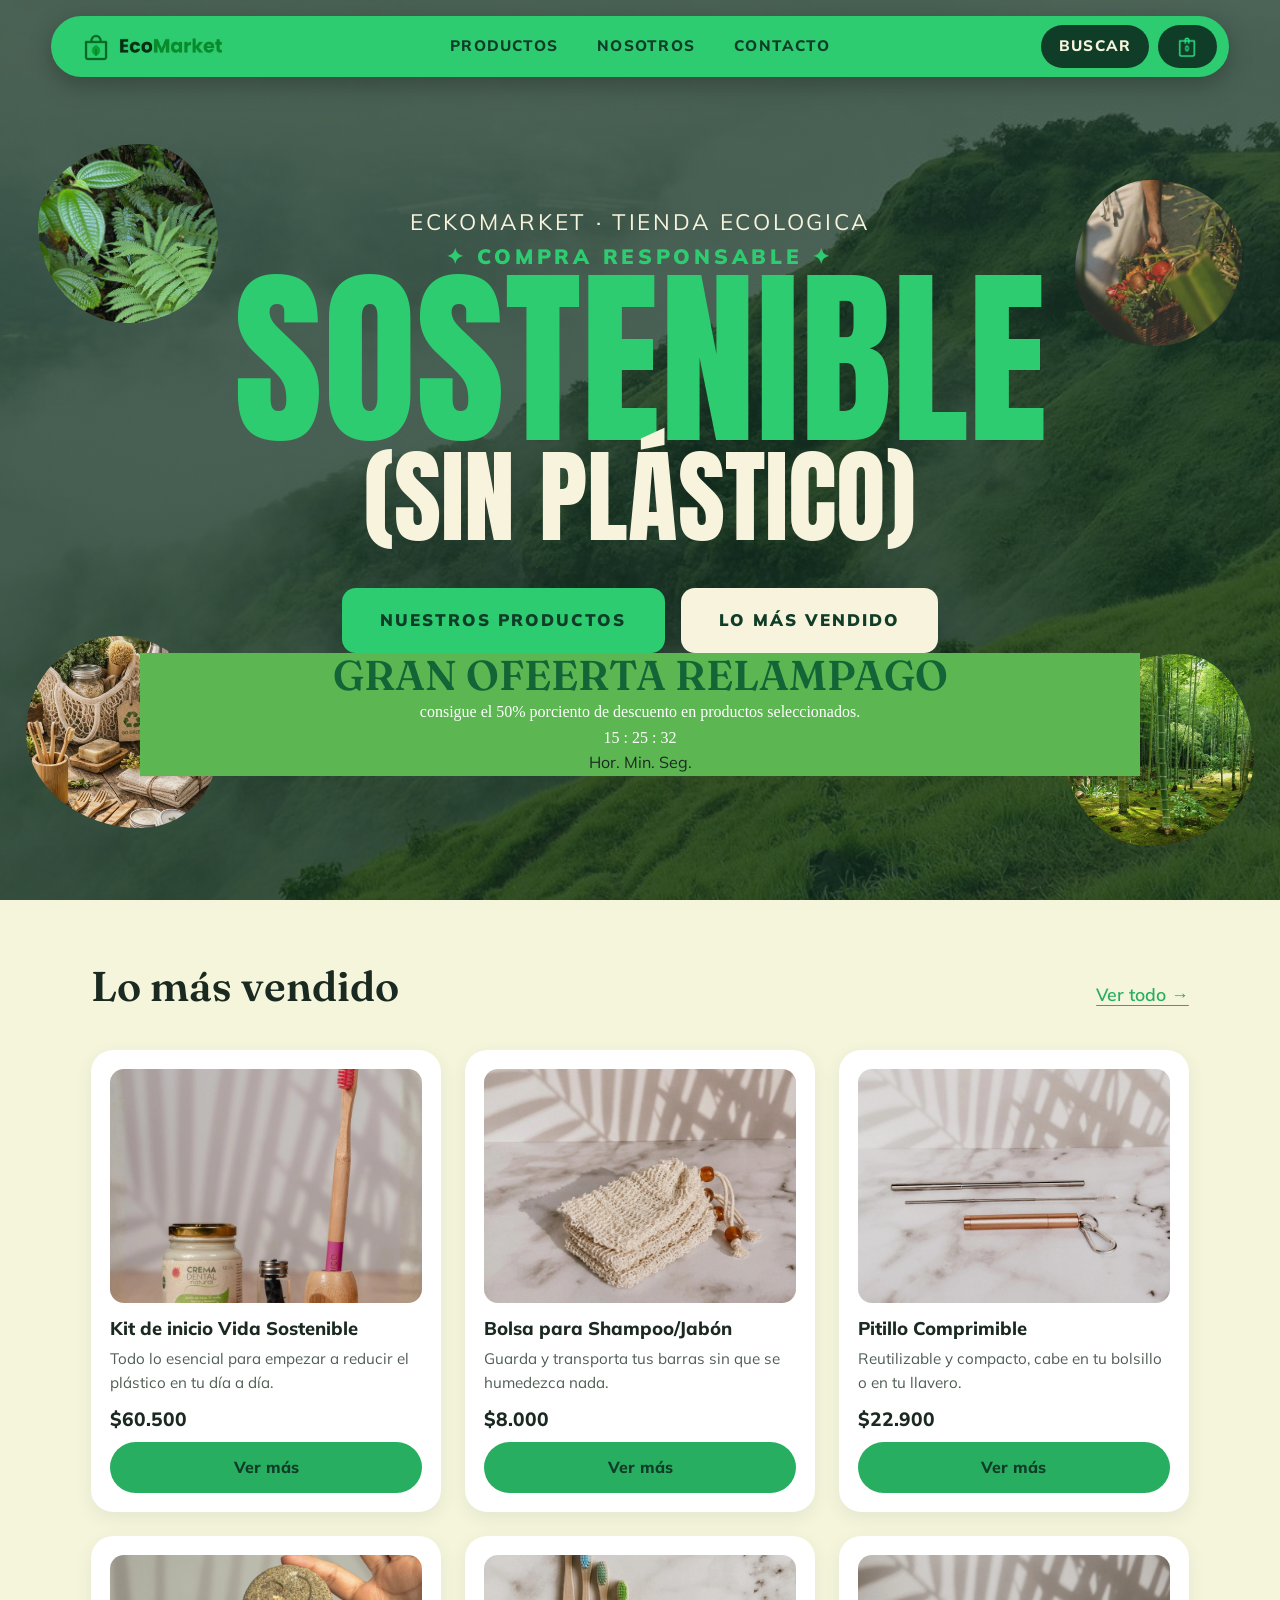
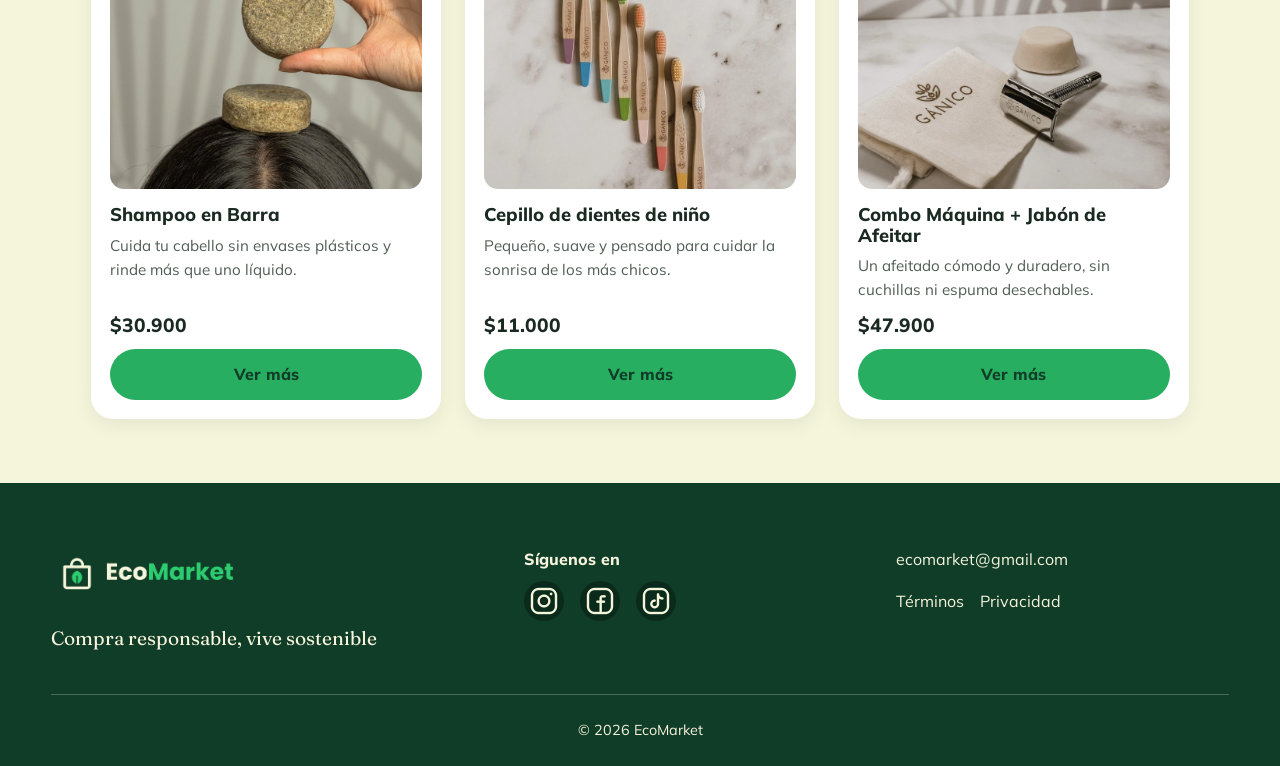
<file: index.html>
<!DOCTYPE html>
<html lang="es">
<head>
    <meta charset="UTF-8">
    <meta name="viewport" content="width=device-width, initial-scale=1.0">
    <title>Ecomarket</title>
    <link rel="stylesheet" href="css/main.css">
</head>
<body>
    <header>
        <a href="index.html" class="logo">
            <img src="img/icons/logo-color.jpg" alt="Eckomarket-inicio"></a>
        <nav>
            <ul>
                <li><a href="views/productos.html">Productos</a></li>
                <li><a href="views/sobre-nosotros.html">Nosotros</a></li>
                <li><a href="views/contacto.html">Contacto</a></li>
                <li><a href="views/productos.html#buscar">Buscar</a></li>
                <li><a href="views/carrito.html"><img src="img/icons/bolsa_verde.png" alt="Carrito"></a></li>
            </ul>
        </nav>    
    </header>



    <main>
        
        <section class="hero">
            <span class="blob1"></span>
            <span class="blob2"></span>
            <span class="blob3"></span>
            <span class="blob4"></span>

            <div class="hero_contenido">
                <p class="hero_descrip">Eckomarket · tienda ecologica</p>
                <P class="hero_cons">✦ compra responsable ✦</p>
                <h1 class="hero_titulo">Sostenible</h1>
                <p class="hero_afirm">(Sin plástico)</p>
                <div class="hero_botones">
                    <a href="views/productos.html " class="boton-verde" >nuestros productos</a>
                    <a href="#vendidos" class="boton_beige">lo más vendido</a>
                </div>
                    
                    <div class="oferta">
                        <h2 class="oferta_titulo">GRAN OFEERTA RELAMPAGO </h2>
                        <p class="texto_oferta">consigue el 50% porciento de descuento en productos seleccionados.</p>
                        <p class="hora_oferta"> 15 : 25 : 32</p>
                        <p class="tiempo_oferta"> Hor. Min. Seg.</p>
                    </div>    
            </div>
        </section>




        


        <section class="vendidos" id="vendidos">
            <div class="vendidos_cabecera">
                <h2>Lo más vendido</h2>
                <a href="views/productos.html">Ver todo →</a>
            </div>
            <ul class="vendidos_lista">
                <li>
                    <article class="tarjeta">
                        <img src="img/productos/kit-vida-sostenible.jpg" alt="Kit de inicio Vida Sostenible con productos reutilizables">
                        <h3>Kit de inicio Vida Sostenible</h3>
                        <p>Todo lo esencial para empezar a reducir el plástico en tu día a día.</p>
                        <p class="tarjeta_precio">$60.500</p>
                        <a href="#">Ver más</a>
                    </article>
                </li>

                <li>
                    <article class="tarjeta">
                        <img src="img/productos/bolsa-shampoo-jabon.jpg" alt="Bolsa para shampoo y jabón en barra">
                        <h3>Bolsa para Shampoo/Jabón</h3>
                        <p>Guarda y transporta tus barras sin que se humedezca nada.</p>
                        <p class="tarjeta_precio">$8.000</p>
                        <a href="#">Ver más</a>
                    </article>
                </li>

                <li>
                    <article class="tarjeta">
                        <img src="img/productos/pitillo-comprimible.jpg" alt="Pitillo comprimible reutilizable">
                        <h3>Pitillo Comprimible</h3>
                        <p>Reutilizable y compacto, cabe en tu bolsillo o en tu llavero.</p>
                        <p class="tarjeta_precio">$22.900</p>
                        <a href="#">Ver más</a>
                    </article>
                </li>

                <li>
                    <article class="tarjeta">
                        <img src="img/productos/shampoo-barra.jpg" alt="Shampoo en barra">
                        <h3>Shampoo en Barra</h3>
                        <p>Cuida tu cabello sin envases plásticos y rinde más que uno líquido.</p>
                        <p class="tarjeta_precio">$30.900</p>
                        <a href="#">Ver más</a>
                    </article>
                </li>

                <li>
                    <article class="tarjeta">
                        <img src="img/productos/cepillo-nino.jpg" alt="Cepillo de dientes para niño">
                        <h3>Cepillo de dientes de niño</h3>
                        <p>Pequeño, suave y pensado para cuidar la sonrisa de los más chicos.</p>
                        <p class="tarjeta_precio">$11.000</p>
                        <a href="#">Ver más</a>
                    </article>
                </li>

                <li>
                    <article class="tarjeta">
                        <img src="img/productos/combo-afeitar.jpg" alt="Máquina de afeitar y jabón de afeitar">
                        <h3>Combo Máquina + Jabón de Afeitar</h3>
                        <p>Un afeitado cómodo y duradero, sin cuchillas ni espuma desechables.</p>
                        <p class="tarjeta_precio">$47.900</p>
                        <a href="#">Ver más</a>
                    </article>
                </li>
            </ul>
        </section>
    </main>


<footer>
    <div class="footer_marca">
        <a href="index.html" class="footer_logo">
            <img src="img/icons/logo-claro.jpg" alt="EcoMarket, inicio">
        </a>
        <p class="footer_titulo">Compra responsable, vive sostenible</p>
    </div>

    <div class="footer_redes">
        <p>Síguenos en</p>
        <ul>
            <li><a href="https://www.instagram.com/"><img src="img/icons/instagram.jpg" alt="Instagram"></a></li>
            <li><a href="https://www.facebook.com/"><img src="img/icons/facebook.jpg" alt="Facebook"></a></li>
            <li><a href="https://www.tiktok.com/es/"><img src="img/icons/tiktok.jpg" alt="TikTok"></a></li>
        </ul>
    </div>

    <div class="footer_contacto">
        <a href="mailto:ecomarket@gmail.com">ecomarket@gmail.com</a>
        <ul>
            <li><a href="#">Términos</a></li>
            <li><a href="#">Privacidad</a></li>
        </ul>
    </div>

    <p class="footer_derechos">© 2026 EcoMarket</p>
</footer>

</body>
</html>
</file>
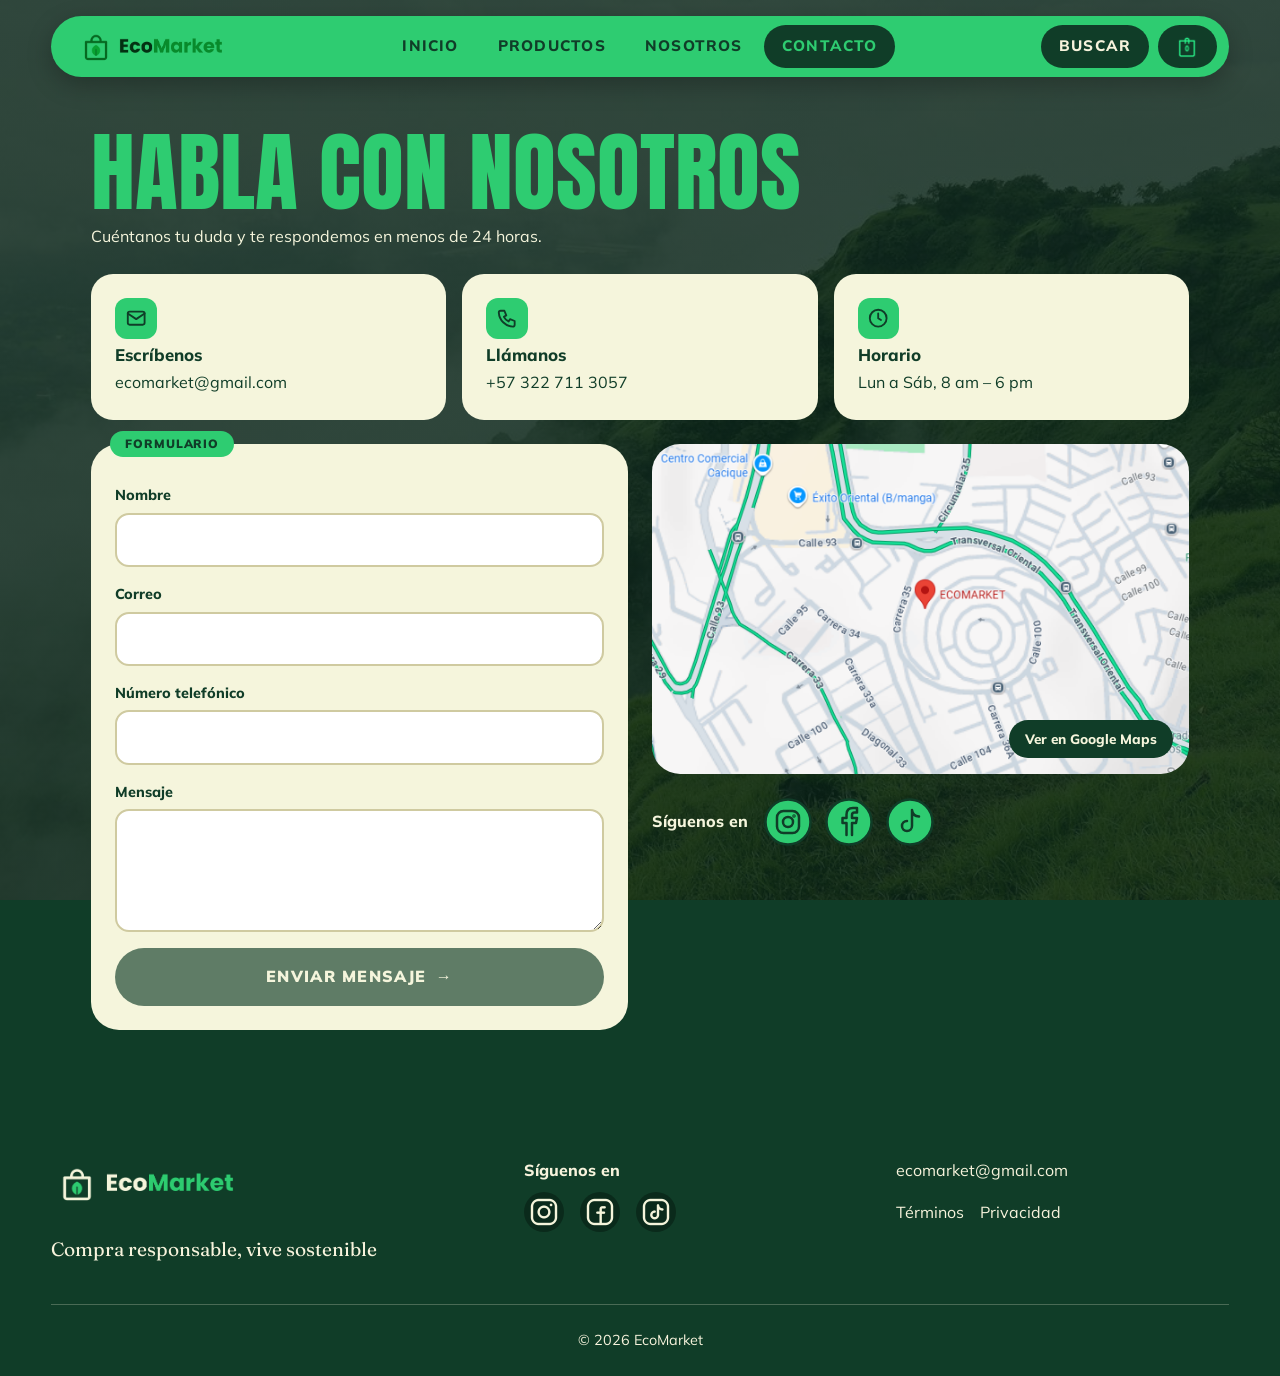
<file: views/contacto.html>
<!DOCTYPE html>
<html lang="es">
<head>
    <meta charset="UTF-8">
    <meta name="viewport" content="width=device-width, initial-scale=1.0">
    <title>Contacto | EcoMarket</title>
    <link rel="stylesheet" href="../css/main.css">
</head>
<body class="pagina-contacto">
    <header>
        <a href="../index.html" class="logo">
            <img src="../img/icons/logo-color.jpg" alt="EcoMarket, inicio"></a>
        <nav>
            <ul>
                <li><a href="../index.html">Inicio</a></li>
                <li><a href="productos.html">Productos</a></li>
                <li><a href="sobre-nosotros.html">Nosotros</a></li>
                <li><a href="contacto.html" aria-current="page">Contacto</a></li>
                <li><a href="productos.html#buscar">Buscar</a></li>
                <li><a href="carrito.html"><img src="../img/icons/bolsa_verde.png" alt="Carrito"></a></li>
            </ul>
        </nav>
    </header>

    <main class="contacto">
        <div class="contacto_cabecera">
            <h1 class="contacto_titulo">Habla con nosotros</h1>
            <p>Cuéntanos tu duda y te respondemos en menos de 24 horas.</p>
        </div>

        <ul class="contacto_datos">
            <li class="contacto_dato">
                <span class="contacto_icono" aria-hidden="true"><svg viewBox="0 0 24 24"><rect x="3" y="5" width="18" height="14" rx="2"/><path d="m3 7 9 6 9-6"/></svg></span>
                <h2>Escríbenos</h2>
                <a href="mailto:ecomarket@gmail.com">ecomarket@gmail.com</a>
            </li>
            <li class="contacto_dato">
                <span class="contacto_icono" aria-hidden="true"><svg viewBox="0 0 24 24"><path d="M5 4h4l2 5-2.5 1.5a11 11 0 0 0 5 5L15 13l5 2v4a2 2 0 0 1-2 2A16 16 0 0 1 3 6a2 2 0 0 1 2-2z"/></svg></span>
                <h2>Llámanos</h2>
                <a href="tel:+573227113057">+57 322 711 3057</a>
            </li>
            <li class="contacto_dato">
                <span class="contacto_icono" aria-hidden="true"><svg viewBox="0 0 24 24"><circle cx="12" cy="12" r="9"/><path d="M12 7v5l3 2"/></svg></span>
                <h2>Horario</h2>
                <p>Lun a Sáb, 8 am – 6 pm</p>
            </li>
        </ul>

        <div class="contacto_cuerpo">
            <form class="formulario" action="#" method="post">
                <span class="formulario_etiqueta">Formulario</span>

                <label class="campo">
                    <span>Nombre</span>
                    <input type="text" name="nombre" placeholder=" " required minlength="2" autocomplete="name">
                    <small class="campo_error">Escribe tu nombre (mínimo 2 letras).</small>
                </label>

                <label class="campo">
                    <span>Correo</span>
                    <input type="email" name="correo" placeholder=" " required autocomplete="email">
                    <small class="campo_error">Escribe un correo válido, como nombre@correo.com.</small>
                </label>

                <label class="campo">
                    <span>Número telefónico</span>
                    <input type="tel" name="telefono" placeholder=" " required pattern="[0-9 +]{7,15}" autocomplete="tel">
                    <small class="campo_error">Usa solo números, entre 7 y 15 dígitos.</small>
                </label>

                <label class="campo">
                    <span>Mensaje</span>
                    <textarea name="mensaje" rows="4" placeholder=" " required minlength="10"></textarea>
                    <small class="campo_error">Cuéntanos un poco más (mínimo 10 caracteres).</small>
                </label>

                <button type="submit" class="boton-formulario">Enviar mensaje <span aria-hidden="true">→</span></button>
            </form>

            <aside class="contacto_lado" aria-label="Ubicación y redes">
                <a class="mapa" href="https://www.google.com/maps" target="_blank" rel="noopener">
                    <img src="../img/mapa/mapa.png" alt="Mapa con la ubicación de EcoMarket">
                    <span class="mapa_texto">Ver en Google Maps</span>
                </a>
                <div class="contacto_redes">
                    <p>Síguenos en</p>
                    <ul>
                        <li><a href="#"><img src="../img/contacto/instagram.svg" alt="Instagram"></a></li>
                        <li><a href="#"><img src="../img/contacto/facebook.svg" alt="Facebook"></a></li>
                        <li><a href="#"><img src="../img/contacto/tiktok.svg" alt="TikTok"></a></li>
                    </ul>
                </div>
            </aside>
        </div>
    </main>

    <footer>
        <div class="footer_marca">
            <a href="../index.html" class="footer_logo">
                <img src="../img/icons/logo-claro.jpg" alt="EcoMarket, inicio">
            </a>
            <p class="footer_titulo">Compra responsable, vive sostenible</p>
        </div>

        <div class="footer_redes">
            <p>Síguenos en</p>
            <ul>
                <li><a href="#"><img src="../img/icons/instagram.jpg" alt="Instagram"></a></li>
                <li><a href="#"><img src="../img/icons/facebook.jpg" alt="Facebook"></a></li>
                <li><a href="#"><img src="../img/icons/tiktok.jpg" alt="TikTok"></a></li>
            </ul>
        </div>

        <div class="footer_contacto">
            <a href="mailto:ecomarket@gmail.com">ecomarket@gmail.com</a>
            <ul>
                <li><a href="#">Términos</a></li>
                <li><a href="#">Privacidad</a></li>
            </ul>
        </div>

        <p class="footer_derechos">© 2026 EcoMarket</p>
    </footer>
</body>
</html>
</file>
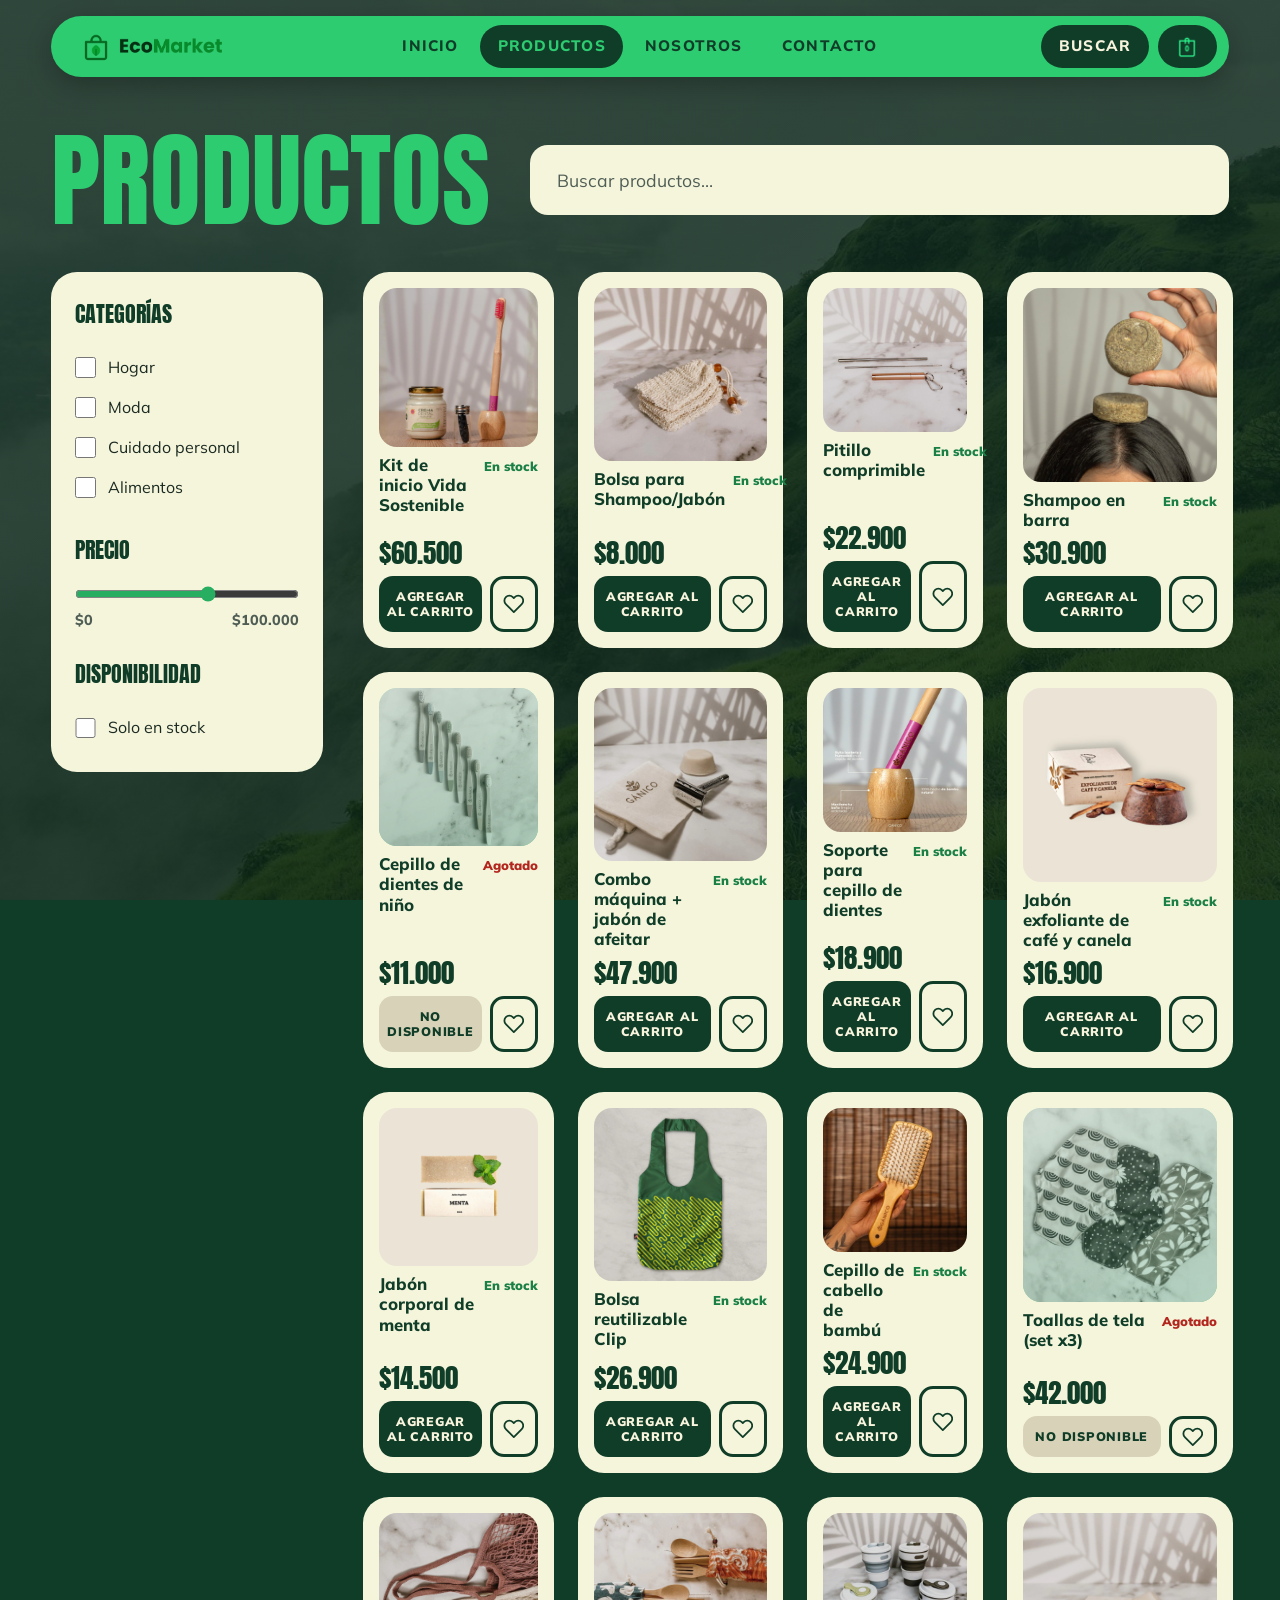
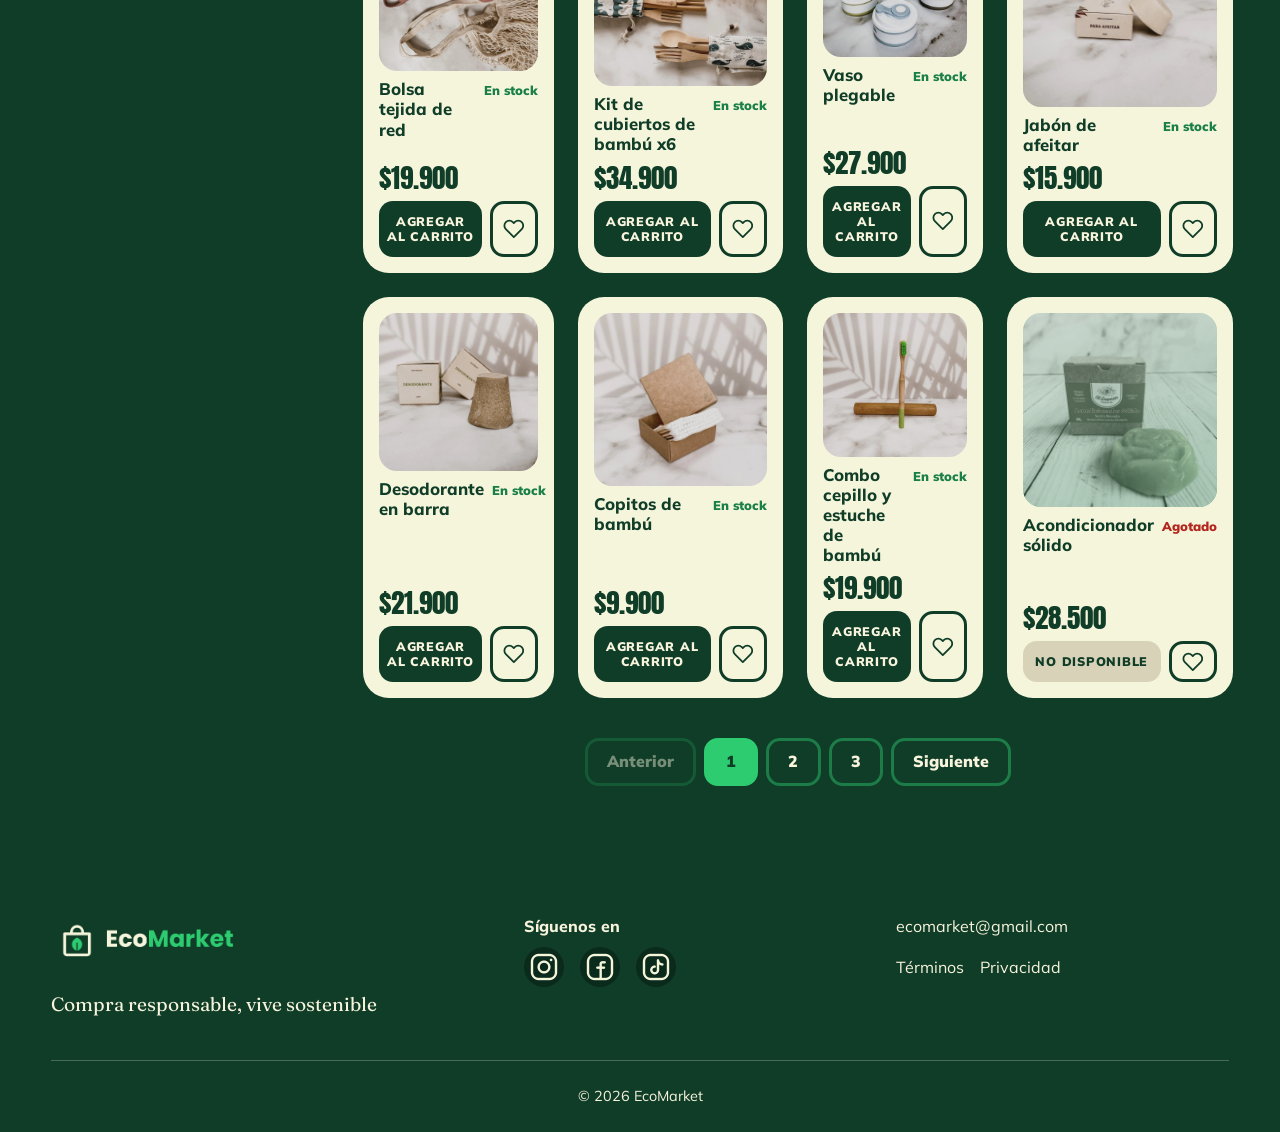
<file: views/productos.html>
<!DOCTYPE html>
<html lang="es">
<head>
    <meta charset="UTF-8">
    <meta name="viewport" content="width=device-width, initial-scale=1.0">
    <title>Productos | EcoMarket</title>
    <link rel="stylesheet" href="../css/main.css">
</head>
<body class="pagina-productos">
    <header>
        <a href="../index.html" class="logo">
            <img src="../img/icons/logo-color.jpg" alt="EcoMarket, inicio"></a>
        <nav>
            <ul>
                <li><a href="../index.html">Inicio</a></li>
                <li><a href="productos.html" aria-current="page">Productos</a></li>
                <li><a href="sobre-nosotros.html">Nosotros</a></li>
                <li><a href="contacto.html">Contacto</a></li>
                <li><a href="#buscar">Buscar</a></li>
                <li><a href="carrito.html"><img src="../img/icons/bolsa_verde.png" alt="Carrito"></a></li>
            </ul>
        </nav>
    </header>

    <main class="catalogo">
        <div class="catalogo_cabecera" id="buscar">
            <h1 class="catalogo_titulo">Productos</h1>
            <form class="buscador" role="search" action="productos.html">
                <label class="sr-only" for="q">Buscar productos</label>
                <input type="search" id="q" name="q" placeholder="Buscar productos…">
            </form>
        </div>

        <div class="catalogo_cuerpo">
            <aside class="filtros" aria-label="Filtros de productos">
                <form action="productos.html">
                    <fieldset>
                        <legend>Categorías</legend>
                        <label class="opcion"><input type="checkbox" name="categoria" value="hogar"> Hogar</label>
                        <label class="opcion"><input type="checkbox" name="categoria" value="moda"> Moda</label>
                        <label class="opcion"><input type="checkbox" name="categoria" value="cuidado-personal"> Cuidado personal</label>
                        <label class="opcion"><input type="checkbox" name="categoria" value="alimentos"> Alimentos</label>
                    </fieldset>

                    <fieldset>
                        <legend>Precio</legend>
                        <input type="range" name="precio" min="0" max="100000" step="1000" value="60000" aria-label="Precio máximo">
                        <div class="filtros_rango"><span>$0</span><span>$100.000</span></div>
                    </fieldset>

                    <fieldset>
                        <legend>Disponibilidad</legend>
                        <label class="opcion"><input type="checkbox" id="solo-stock" name="stock" value="1"> Solo en stock</label>
                    </fieldset>
                </form>
            </aside>

            <section aria-label="Catálogo de productos">
                <ul class="productos_grid">
                <li class="productos_item">
                    <article class="producto">
                        <div class="producto_foto">
                            <img src="../img/productos/kit-vida-sostenible.jpg" alt="Kit de inicio con productos reutilizables" loading="lazy">
                        </div>
                        <div class="producto_info">
                            <h2 class="producto_nombre">Kit de inicio Vida Sostenible</h2>
                            <span class="stock stock--ok">En stock</span>
                        </div>
                        <p class="producto_precio">$60.500</p>
                        <div class="producto_acciones">
                            <a href="carrito.html" class="boton-carrito">Agregar al carrito</a>
                            <input type="checkbox" id="fav-01" class="fav_check">
                            <label for="fav-01" class="fav" aria-label="Favorito: Kit de inicio Vida Sostenible"><svg viewBox="0 0 24 24" aria-hidden="true"><path d="M20.84 4.61a5.5 5.5 0 0 0-7.78 0L12 5.67l-1.06-1.06a5.5 5.5 0 0 0-7.78 7.78l1.06 1.06L12 21.23l7.78-7.78 1.06-1.06a5.5 5.5 0 0 0 0-7.78z"/></svg></label>
                        </div>
                    </article>
                </li>
                <li class="productos_item">
                    <article class="producto">
                        <div class="producto_foto">
                            <img src="../img/productos/bolsa-shampoo-jabon.jpg" alt="Bolsa de tela para guardar shampoo y jabón en barra" loading="lazy">
                        </div>
                        <div class="producto_info">
                            <h2 class="producto_nombre">Bolsa para Shampoo/Jabón</h2>
                            <span class="stock stock--ok">En stock</span>
                        </div>
                        <p class="producto_precio">$8.000</p>
                        <div class="producto_acciones">
                            <a href="carrito.html" class="boton-carrito">Agregar al carrito</a>
                            <input type="checkbox" id="fav-02" class="fav_check">
                            <label for="fav-02" class="fav" aria-label="Favorito: Bolsa para Shampoo/Jabón"><svg viewBox="0 0 24 24" aria-hidden="true"><path d="M20.84 4.61a5.5 5.5 0 0 0-7.78 0L12 5.67l-1.06-1.06a5.5 5.5 0 0 0-7.78 7.78l1.06 1.06L12 21.23l7.78-7.78 1.06-1.06a5.5 5.5 0 0 0 0-7.78z"/></svg></label>
                        </div>
                    </article>
                </li>
                <li class="productos_item">
                    <article class="producto">
                        <div class="producto_foto">
                            <img src="../img/productos/pitillo-comprimible.jpg" alt="Pitillo metálico comprimible y reutilizable" loading="lazy">
                        </div>
                        <div class="producto_info">
                            <h2 class="producto_nombre">Pitillo comprimible</h2>
                            <span class="stock stock--ok">En stock</span>
                        </div>
                        <p class="producto_precio">$22.900</p>
                        <div class="producto_acciones">
                            <a href="carrito.html" class="boton-carrito">Agregar al carrito</a>
                            <input type="checkbox" id="fav-03" class="fav_check">
                            <label for="fav-03" class="fav" aria-label="Favorito: Pitillo comprimible"><svg viewBox="0 0 24 24" aria-hidden="true"><path d="M20.84 4.61a5.5 5.5 0 0 0-7.78 0L12 5.67l-1.06-1.06a5.5 5.5 0 0 0-7.78 7.78l1.06 1.06L12 21.23l7.78-7.78 1.06-1.06a5.5 5.5 0 0 0 0-7.78z"/></svg></label>
                        </div>
                    </article>
                </li>
                <li class="productos_item">
                    <article class="producto">
                        <div class="producto_foto">
                            <img src="../img/productos/shampoo-barra.jpg" alt="Persona sosteniendo dos barras de shampoo sólido" loading="lazy">
                        </div>
                        <div class="producto_info">
                            <h2 class="producto_nombre">Shampoo en barra</h2>
                            <span class="stock stock--ok">En stock</span>
                        </div>
                        <p class="producto_precio">$30.900</p>
                        <div class="producto_acciones">
                            <a href="carrito.html" class="boton-carrito">Agregar al carrito</a>
                            <input type="checkbox" id="fav-04" class="fav_check">
                            <label for="fav-04" class="fav" aria-label="Favorito: Shampoo en barra"><svg viewBox="0 0 24 24" aria-hidden="true"><path d="M20.84 4.61a5.5 5.5 0 0 0-7.78 0L12 5.67l-1.06-1.06a5.5 5.5 0 0 0-7.78 7.78l1.06 1.06L12 21.23l7.78-7.78 1.06-1.06a5.5 5.5 0 0 0 0-7.78z"/></svg></label>
                        </div>
                    </article>
                </li>
                <li class="productos_item">
                    <article class="producto producto--agotado">
                        <div class="producto_foto">
                            <img src="../img/productos/cepillo-nino.jpg" alt="Cepillos de dientes de bambú para niños en colores" loading="lazy">
                        </div>
                        <div class="producto_info">
                            <h2 class="producto_nombre">Cepillo de dientes de niño</h2>
                            <span class="stock stock--agotado">Agotado</span>
                        </div>
                        <p class="producto_precio">$11.000</p>
                        <div class="producto_acciones">
                            <span class="boton-carrito boton-carrito--agotado" aria-disabled="true">No disponible</span>
                            <input type="checkbox" id="fav-05" class="fav_check">
                            <label for="fav-05" class="fav" aria-label="Favorito: Cepillo de dientes de niño"><svg viewBox="0 0 24 24" aria-hidden="true"><path d="M20.84 4.61a5.5 5.5 0 0 0-7.78 0L12 5.67l-1.06-1.06a5.5 5.5 0 0 0-7.78 7.78l1.06 1.06L12 21.23l7.78-7.78 1.06-1.06a5.5 5.5 0 0 0 0-7.78z"/></svg></label>
                        </div>
                    </article>
                </li>
                <li class="productos_item">
                    <article class="producto">
                        <div class="producto_foto">
                            <img src="../img/productos/combo-afeitar.jpg" alt="Máquina de afeitar metálica y jabón de afeitar" loading="lazy">
                        </div>
                        <div class="producto_info">
                            <h2 class="producto_nombre">Combo máquina + jabón de afeitar</h2>
                            <span class="stock stock--ok">En stock</span>
                        </div>
                        <p class="producto_precio">$47.900</p>
                        <div class="producto_acciones">
                            <a href="carrito.html" class="boton-carrito">Agregar al carrito</a>
                            <input type="checkbox" id="fav-06" class="fav_check">
                            <label for="fav-06" class="fav" aria-label="Favorito: Combo máquina + jabón de afeitar"><svg viewBox="0 0 24 24" aria-hidden="true"><path d="M20.84 4.61a5.5 5.5 0 0 0-7.78 0L12 5.67l-1.06-1.06a5.5 5.5 0 0 0-7.78 7.78l1.06 1.06L12 21.23l7.78-7.78 1.06-1.06a5.5 5.5 0 0 0 0-7.78z"/></svg></label>
                        </div>
                    </article>
                </li>
                <li class="productos_item">
                    <article class="producto">
                        <div class="producto_foto">
                            <img src="../img/productos/soporte-cepillo-bambu.jpg" alt="Soporte de bambú con un cepillo de dientes" loading="lazy">
                        </div>
                        <div class="producto_info">
                            <h2 class="producto_nombre">Soporte para cepillo de dientes</h2>
                            <span class="stock stock--ok">En stock</span>
                        </div>
                        <p class="producto_precio">$18.900</p>
                        <div class="producto_acciones">
                            <a href="carrito.html" class="boton-carrito">Agregar al carrito</a>
                            <input type="checkbox" id="fav-07" class="fav_check">
                            <label for="fav-07" class="fav" aria-label="Favorito: Soporte para cepillo de dientes"><svg viewBox="0 0 24 24" aria-hidden="true"><path d="M20.84 4.61a5.5 5.5 0 0 0-7.78 0L12 5.67l-1.06-1.06a5.5 5.5 0 0 0-7.78 7.78l1.06 1.06L12 21.23l7.78-7.78 1.06-1.06a5.5 5.5 0 0 0 0-7.78z"/></svg></label>
                        </div>
                    </article>
                </li>
                <li class="productos_item">
                    <article class="producto">
                        <div class="producto_foto">
                            <img src="../img/productos/jabon-exfoliante-cafe-canela.jpg" alt="Jabón exfoliante natural de café y canela con su caja" loading="lazy">
                        </div>
                        <div class="producto_info">
                            <h2 class="producto_nombre">Jabón exfoliante de café y canela</h2>
                            <span class="stock stock--ok">En stock</span>
                        </div>
                        <p class="producto_precio">$16.900</p>
                        <div class="producto_acciones">
                            <a href="carrito.html" class="boton-carrito">Agregar al carrito</a>
                            <input type="checkbox" id="fav-08" class="fav_check">
                            <label for="fav-08" class="fav" aria-label="Favorito: Jabón exfoliante de café y canela"><svg viewBox="0 0 24 24" aria-hidden="true"><path d="M20.84 4.61a5.5 5.5 0 0 0-7.78 0L12 5.67l-1.06-1.06a5.5 5.5 0 0 0-7.78 7.78l1.06 1.06L12 21.23l7.78-7.78 1.06-1.06a5.5 5.5 0 0 0 0-7.78z"/></svg></label>
                        </div>
                    </article>
                </li>
                <li class="productos_item">
                    <article class="producto">
                        <div class="producto_foto">
                            <img src="../img/productos/jabon-corporal-menta.jpg" alt="Barra de jabón orgánico de menta" loading="lazy">
                        </div>
                        <div class="producto_info">
                            <h2 class="producto_nombre">Jabón corporal de menta</h2>
                            <span class="stock stock--ok">En stock</span>
                        </div>
                        <p class="producto_precio">$14.500</p>
                        <div class="producto_acciones">
                            <a href="carrito.html" class="boton-carrito">Agregar al carrito</a>
                            <input type="checkbox" id="fav-09" class="fav_check">
                            <label for="fav-09" class="fav" aria-label="Favorito: Jabón corporal de menta"><svg viewBox="0 0 24 24" aria-hidden="true"><path d="M20.84 4.61a5.5 5.5 0 0 0-7.78 0L12 5.67l-1.06-1.06a5.5 5.5 0 0 0-7.78 7.78l1.06 1.06L12 21.23l7.78-7.78 1.06-1.06a5.5 5.5 0 0 0 0-7.78z"/></svg></label>
                        </div>
                    </article>
                </li>
                <li class="productos_item">
                    <article class="producto">
                        <div class="producto_foto">
                            <img src="../img/productos/bolsa-reutilizable-clip.jpg" alt="Bolsa reutilizable verde plegable con estampado" loading="lazy">
                        </div>
                        <div class="producto_info">
                            <h2 class="producto_nombre">Bolsa reutilizable Clip</h2>
                            <span class="stock stock--ok">En stock</span>
                        </div>
                        <p class="producto_precio">$26.900</p>
                        <div class="producto_acciones">
                            <a href="carrito.html" class="boton-carrito">Agregar al carrito</a>
                            <input type="checkbox" id="fav-10" class="fav_check">
                            <label for="fav-10" class="fav" aria-label="Favorito: Bolsa reutilizable Clip"><svg viewBox="0 0 24 24" aria-hidden="true"><path d="M20.84 4.61a5.5 5.5 0 0 0-7.78 0L12 5.67l-1.06-1.06a5.5 5.5 0 0 0-7.78 7.78l1.06 1.06L12 21.23l7.78-7.78 1.06-1.06a5.5 5.5 0 0 0 0-7.78z"/></svg></label>
                        </div>
                    </article>
                </li>
                <li class="productos_item">
                    <article class="producto">
                        <div class="producto_foto">
                            <img src="../img/productos/cepillo-cabello-bambu.jpg" alt="Mano sosteniendo un cepillo de cabello de bambú" loading="lazy">
                        </div>
                        <div class="producto_info">
                            <h2 class="producto_nombre">Cepillo de cabello de bambú</h2>
                            <span class="stock stock--ok">En stock</span>
                        </div>
                        <p class="producto_precio">$24.900</p>
                        <div class="producto_acciones">
                            <a href="carrito.html" class="boton-carrito">Agregar al carrito</a>
                            <input type="checkbox" id="fav-11" class="fav_check">
                            <label for="fav-11" class="fav" aria-label="Favorito: Cepillo de cabello de bambú"><svg viewBox="0 0 24 24" aria-hidden="true"><path d="M20.84 4.61a5.5 5.5 0 0 0-7.78 0L12 5.67l-1.06-1.06a5.5 5.5 0 0 0-7.78 7.78l1.06 1.06L12 21.23l7.78-7.78 1.06-1.06a5.5 5.5 0 0 0 0-7.78z"/></svg></label>
                        </div>
                    </article>
                </li>
                <li class="productos_item">
                    <article class="producto producto--agotado">
                        <div class="producto_foto">
                            <img src="../img/productos/toallas-de-tela.jpg" alt="Tres toallas higiénicas de tela reutilizables con estampados" loading="lazy">
                        </div>
                        <div class="producto_info">
                            <h2 class="producto_nombre">Toallas de tela (set x3)</h2>
                            <span class="stock stock--agotado">Agotado</span>
                        </div>
                        <p class="producto_precio">$42.000</p>
                        <div class="producto_acciones">
                            <span class="boton-carrito boton-carrito--agotado" aria-disabled="true">No disponible</span>
                            <input type="checkbox" id="fav-12" class="fav_check">
                            <label for="fav-12" class="fav" aria-label="Favorito: Toallas de tela (set x3)"><svg viewBox="0 0 24 24" aria-hidden="true"><path d="M20.84 4.61a5.5 5.5 0 0 0-7.78 0L12 5.67l-1.06-1.06a5.5 5.5 0 0 0-7.78 7.78l1.06 1.06L12 21.23l7.78-7.78 1.06-1.06a5.5 5.5 0 0 0 0-7.78z"/></svg></label>
                        </div>
                    </article>
                </li>
                <li class="productos_item">
                    <article class="producto">
                        <div class="producto_foto">
                            <img src="../img/productos/bolsa-tejida.jpg" alt="Bolsas de red tejidas de algodón reutilizables" loading="lazy">
                        </div>
                        <div class="producto_info">
                            <h2 class="producto_nombre">Bolsa tejida de red</h2>
                            <span class="stock stock--ok">En stock</span>
                        </div>
                        <p class="producto_precio">$19.900</p>
                        <div class="producto_acciones">
                            <a href="carrito.html" class="boton-carrito">Agregar al carrito</a>
                            <input type="checkbox" id="fav-13" class="fav_check">
                            <label for="fav-13" class="fav" aria-label="Favorito: Bolsa tejida de red"><svg viewBox="0 0 24 24" aria-hidden="true"><path d="M20.84 4.61a5.5 5.5 0 0 0-7.78 0L12 5.67l-1.06-1.06a5.5 5.5 0 0 0-7.78 7.78l1.06 1.06L12 21.23l7.78-7.78 1.06-1.06a5.5 5.5 0 0 0 0-7.78z"/></svg></label>
                        </div>
                    </article>
                </li>
                <li class="productos_item">
                    <article class="producto">
                        <div class="producto_foto">
                            <img src="../img/productos/kit-cubiertos-bambu.jpg" alt="Kit de cubiertos de bambú en estuches de tela" loading="lazy">
                        </div>
                        <div class="producto_info">
                            <h2 class="producto_nombre">Kit de cubiertos de bambú x6</h2>
                            <span class="stock stock--ok">En stock</span>
                        </div>
                        <p class="producto_precio">$34.900</p>
                        <div class="producto_acciones">
                            <a href="carrito.html" class="boton-carrito">Agregar al carrito</a>
                            <input type="checkbox" id="fav-14" class="fav_check">
                            <label for="fav-14" class="fav" aria-label="Favorito: Kit de cubiertos de bambú x6"><svg viewBox="0 0 24 24" aria-hidden="true"><path d="M20.84 4.61a5.5 5.5 0 0 0-7.78 0L12 5.67l-1.06-1.06a5.5 5.5 0 0 0-7.78 7.78l1.06 1.06L12 21.23l7.78-7.78 1.06-1.06a5.5 5.5 0 0 0 0-7.78z"/></svg></label>
                        </div>
                    </article>
                </li>
                <li class="productos_item">
                    <article class="producto">
                        <div class="producto_foto">
                            <img src="../img/productos/vaso-plegable.jpg" alt="Vasos plegables de silicona en varios colores" loading="lazy">
                        </div>
                        <div class="producto_info">
                            <h2 class="producto_nombre">Vaso plegable</h2>
                            <span class="stock stock--ok">En stock</span>
                        </div>
                        <p class="producto_precio">$27.900</p>
                        <div class="producto_acciones">
                            <a href="carrito.html" class="boton-carrito">Agregar al carrito</a>
                            <input type="checkbox" id="fav-15" class="fav_check">
                            <label for="fav-15" class="fav" aria-label="Favorito: Vaso plegable"><svg viewBox="0 0 24 24" aria-hidden="true"><path d="M20.84 4.61a5.5 5.5 0 0 0-7.78 0L12 5.67l-1.06-1.06a5.5 5.5 0 0 0-7.78 7.78l1.06 1.06L12 21.23l7.78-7.78 1.06-1.06a5.5 5.5 0 0 0 0-7.78z"/></svg></label>
                        </div>
                    </article>
                </li>
                <li class="productos_item">
                    <article class="producto">
                        <div class="producto_foto">
                            <img src="../img/productos/jabon-afeitar.jpg" alt="Jabón de afeitar natural con su caja" loading="lazy">
                        </div>
                        <div class="producto_info">
                            <h2 class="producto_nombre">Jabón de afeitar</h2>
                            <span class="stock stock--ok">En stock</span>
                        </div>
                        <p class="producto_precio">$15.900</p>
                        <div class="producto_acciones">
                            <a href="carrito.html" class="boton-carrito">Agregar al carrito</a>
                            <input type="checkbox" id="fav-16" class="fav_check">
                            <label for="fav-16" class="fav" aria-label="Favorito: Jabón de afeitar"><svg viewBox="0 0 24 24" aria-hidden="true"><path d="M20.84 4.61a5.5 5.5 0 0 0-7.78 0L12 5.67l-1.06-1.06a5.5 5.5 0 0 0-7.78 7.78l1.06 1.06L12 21.23l7.78-7.78 1.06-1.06a5.5 5.5 0 0 0 0-7.78z"/></svg></label>
                        </div>
                    </article>
                </li>
                <li class="productos_item">
                    <article class="producto">
                        <div class="producto_foto">
                            <img src="../img/productos/desodorante-barra.jpg" alt="Desodorante natural en barra con su caja" loading="lazy">
                        </div>
                        <div class="producto_info">
                            <h2 class="producto_nombre">Desodorante en barra</h2>
                            <span class="stock stock--ok">En stock</span>
                        </div>
                        <p class="producto_precio">$21.900</p>
                        <div class="producto_acciones">
                            <a href="carrito.html" class="boton-carrito">Agregar al carrito</a>
                            <input type="checkbox" id="fav-17" class="fav_check">
                            <label for="fav-17" class="fav" aria-label="Favorito: Desodorante en barra"><svg viewBox="0 0 24 24" aria-hidden="true"><path d="M20.84 4.61a5.5 5.5 0 0 0-7.78 0L12 5.67l-1.06-1.06a5.5 5.5 0 0 0-7.78 7.78l1.06 1.06L12 21.23l7.78-7.78 1.06-1.06a5.5 5.5 0 0 0 0-7.78z"/></svg></label>
                        </div>
                    </article>
                </li>
                <li class="productos_item">
                    <article class="producto">
                        <div class="producto_foto">
                            <img src="../img/productos/copitos-bambu.jpg" alt="Caja de cartón con copitos de bambú" loading="lazy">
                        </div>
                        <div class="producto_info">
                            <h2 class="producto_nombre">Copitos de bambú</h2>
                            <span class="stock stock--ok">En stock</span>
                        </div>
                        <p class="producto_precio">$9.900</p>
                        <div class="producto_acciones">
                            <a href="carrito.html" class="boton-carrito">Agregar al carrito</a>
                            <input type="checkbox" id="fav-18" class="fav_check">
                            <label for="fav-18" class="fav" aria-label="Favorito: Copitos de bambú"><svg viewBox="0 0 24 24" aria-hidden="true"><path d="M20.84 4.61a5.5 5.5 0 0 0-7.78 0L12 5.67l-1.06-1.06a5.5 5.5 0 0 0-7.78 7.78l1.06 1.06L12 21.23l7.78-7.78 1.06-1.06a5.5 5.5 0 0 0 0-7.78z"/></svg></label>
                        </div>
                    </article>
                </li>
                <li class="productos_item">
                    <article class="producto">
                        <div class="producto_foto">
                            <img src="../img/productos/combo-cepillo-estuche-bambu.jpg" alt="Cepillo de dientes de bambú junto a su estuche" loading="lazy">
                        </div>
                        <div class="producto_info">
                            <h2 class="producto_nombre">Combo cepillo y estuche de bambú</h2>
                            <span class="stock stock--ok">En stock</span>
                        </div>
                        <p class="producto_precio">$19.900</p>
                        <div class="producto_acciones">
                            <a href="carrito.html" class="boton-carrito">Agregar al carrito</a>
                            <input type="checkbox" id="fav-19" class="fav_check">
                            <label for="fav-19" class="fav" aria-label="Favorito: Combo cepillo y estuche de bambú"><svg viewBox="0 0 24 24" aria-hidden="true"><path d="M20.84 4.61a5.5 5.5 0 0 0-7.78 0L12 5.67l-1.06-1.06a5.5 5.5 0 0 0-7.78 7.78l1.06 1.06L12 21.23l7.78-7.78 1.06-1.06a5.5 5.5 0 0 0 0-7.78z"/></svg></label>
                        </div>
                    </article>
                </li>
                <li class="productos_item">
                    <article class="producto producto--agotado">
                        <div class="producto_foto">
                            <img src="../img/productos/acondicionador-solido.jpg" alt="Acondicionador sólido verde con su caja" loading="lazy">
                        </div>
                        <div class="producto_info">
                            <h2 class="producto_nombre">Acondicionador sólido</h2>
                            <span class="stock stock--agotado">Agotado</span>
                        </div>
                        <p class="producto_precio">$28.500</p>
                        <div class="producto_acciones">
                            <span class="boton-carrito boton-carrito--agotado" aria-disabled="true">No disponible</span>
                            <input type="checkbox" id="fav-20" class="fav_check">
                            <label for="fav-20" class="fav" aria-label="Favorito: Acondicionador sólido"><svg viewBox="0 0 24 24" aria-hidden="true"><path d="M20.84 4.61a5.5 5.5 0 0 0-7.78 0L12 5.67l-1.06-1.06a5.5 5.5 0 0 0-7.78 7.78l1.06 1.06L12 21.23l7.78-7.78 1.06-1.06a5.5 5.5 0 0 0 0-7.78z"/></svg></label>
                        </div>
                    </article>
                </li>
                </ul>

                <nav class="paginacion" aria-label="Paginación">
                    <ul>
                        <li><a href="#" aria-disabled="true">Anterior</a></li>
                        <li><a href="#" aria-current="page">1</a></li>
                        <li><a href="#">2</a></li>
                        <li><a href="#">3</a></li>
                        <li><a href="#">Siguiente</a></li>
                    </ul>
                </nav>
            </section>
        </div>
    </main>

    <footer>
        <div class="footer_marca">
            <a href="../index.html" class="footer_logo">
                <img src="../img/icons/logo-claro.jpg" alt="EcoMarket, inicio">
            </a>
            <p class="footer_titulo">Compra responsable, vive sostenible</p>
        </div>

        <div class="footer_redes">
            <p>Síguenos en</p>
            <ul>
                <li><a href="#"><img src="../img/icons/instagram.jpg" alt="Instagram"></a></li>
                <li><a href="#"><img src="../img/icons/facebook.jpg" alt="Facebook"></a></li>
                <li><a href="#"><img src="../img/icons/tiktok.jpg" alt="TikTok"></a></li>
            </ul>
        </div>

        <div class="footer_contacto">
            <a href="mailto:ecomarket@gmail.com">ecomarket@gmail.com</a>
            <ul>
                <li><a href="#">Términos</a></li>
                <li><a href="#">Privacidad</a></li>
            </ul>
        </div>

        <p class="footer_derechos">© 2026 EcoMarket</p>
    </footer>
</body>
</html>
</file>
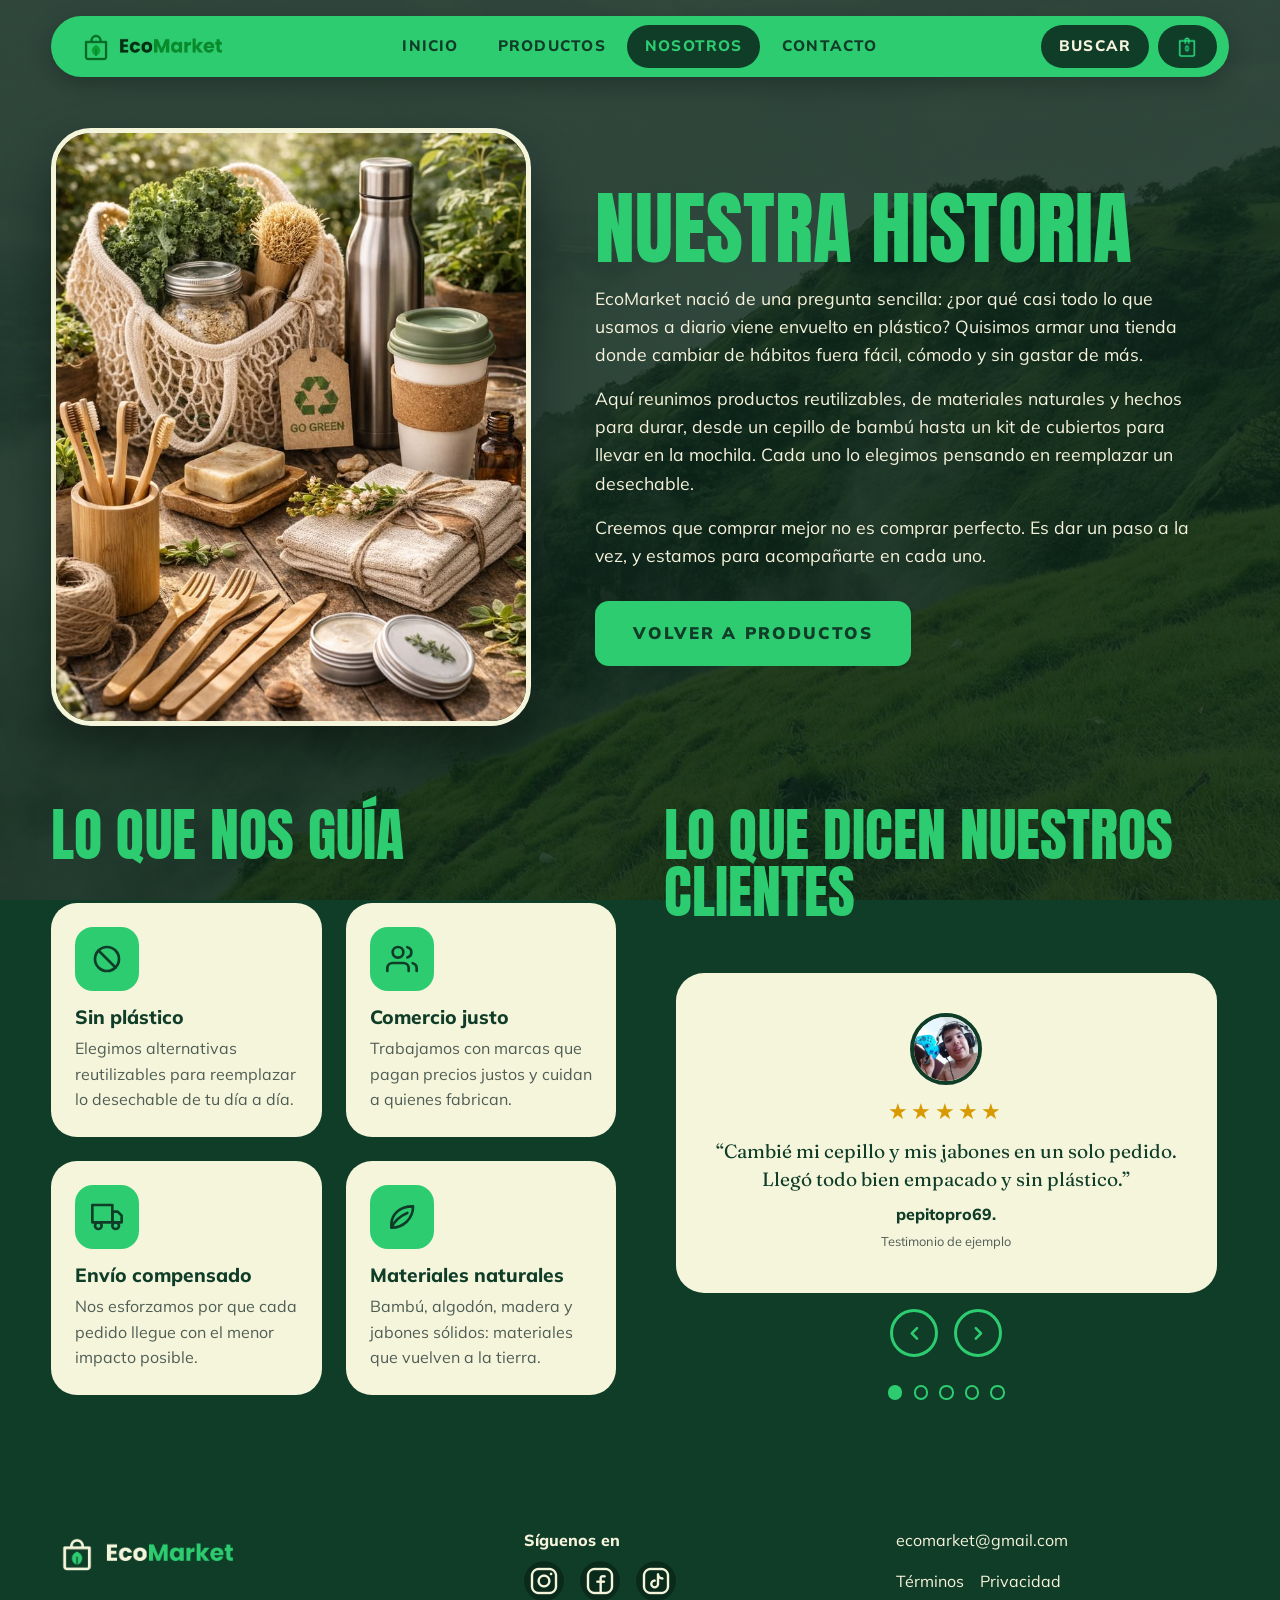
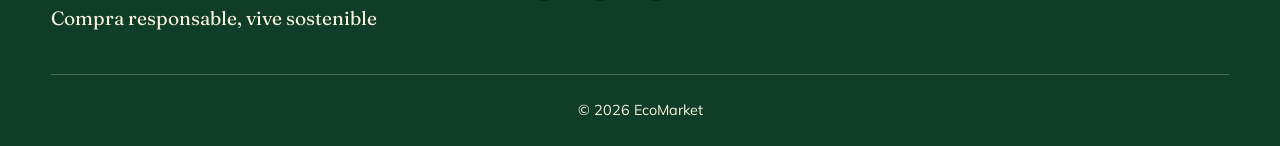
<file: views/sobre-nosotros.html>
<!DOCTYPE html>
<html lang="es">
<head>
    <meta charset="UTF-8">
    <meta name="viewport" content="width=device-width, initial-scale=1.0">
    <title>Sobre nosotros | EcoMarket</title>
    <link rel="stylesheet" href="../css/main.css">
</head>
<body class="pagina-nosotros">
    <header>
        <a href="../index.html" class="logo">
            <img src="../img/icons/logo-color.jpg" alt="EcoMarket, inicio"></a>
        <nav>
            <ul>
                <li><a href="../index.html">Inicio</a></li>
                <li><a href="productos.html">Productos</a></li>
                <li><a href="sobre-nosotros.html" aria-current="page">Nosotros</a></li>
                <li><a href="contacto.html">Contacto</a></li>
                <li><a href="productos.html#buscar">Buscar</a></li>
                <li><a href="carrito.html"><img src="../img/icons/bolsa_verde.png" alt="Carrito"></a></li>
            </ul>
        </nav>
    </header>

    <main class="nosotros">
        <section class="historia" aria-labelledby="titulo-historia">
            <figure class="historia_imagen">
                <img src="../img/hero/productos-reutilizables.jpg" alt="Productos reutilizables: bolsa de red, cubiertos de bambú y vaso">
            </figure>
            <div class="historia_texto">
                <h1 class="seccion_titulo" id="titulo-historia">Nuestra historia</h1>
                <p>EcoMarket nació de una pregunta sencilla: ¿por qué casi todo lo que usamos a diario viene envuelto en plástico? Quisimos armar una tienda donde cambiar de hábitos fuera fácil, cómodo y sin gastar de más.</p>
                <p>Aquí reunimos productos reutilizables, de materiales naturales y hechos para durar, desde un cepillo de bambú hasta un kit de cubiertos para llevar en la mochila. Cada uno lo elegimos pensando en reemplazar un desechable.</p>
                <p>Creemos que comprar mejor no es comprar perfecto. Es dar un paso a la vez, y estamos para acompañarte en cada uno.</p>
                <a href="productos.html" class="boton-verde">Volver a productos</a>
            </div>
        </section>

        <section class="principios" aria-labelledby="titulo-principios">
            <h2 class="seccion_titulo" id="titulo-principios">Lo que nos guía</h2>
            <ul class="principios_lista">
                    <li>
                        <article class="principio">
                            <span class="principio_icono"><svg viewBox="0 0 24 24" aria-hidden="true"><circle cx="12" cy="12" r="9"/><path d="M5.6 5.6l12.8 12.8"/></svg></span>
                            <h3 class="principio_nombre">Sin plástico</h3>
                            <p>Elegimos alternativas reutilizables para reemplazar lo desechable de tu día a día.</p>
                        </article>
                    </li>
                    <li>
                        <article class="principio">
                            <span class="principio_icono"><svg viewBox="0 0 24 24" aria-hidden="true"><path d="M17 21v-2a4 4 0 0 0-4-4H5a4 4 0 0 0-4 4v2"/><circle cx="9" cy="7" r="4"/><path d="M23 21v-2a4 4 0 0 0-3-3.87"/><path d="M16 3.13a4 4 0 0 1 0 7.75"/></svg></span>
                            <h3 class="principio_nombre">Comercio justo</h3>
                            <p>Trabajamos con marcas que pagan precios justos y cuidan a quienes fabrican.</p>
                        </article>
                    </li>
                    <li>
                        <article class="principio">
                            <span class="principio_icono"><svg viewBox="0 0 24 24" aria-hidden="true"><rect x="1" y="3" width="15" height="13"/><polygon points="16 8 20 8 23 11 23 16 16 16 16 8"/><circle cx="5.5" cy="18.5" r="2.5"/><circle cx="18.5" cy="18.5" r="2.5"/></svg></span>
                            <h3 class="principio_nombre">Envío compensado</h3>
                            <p>Nos esforzamos por que cada pedido llegue con el menor impacto posible.</p>
                        </article>
                    </li>
                    <li>
                        <article class="principio">
                            <span class="principio_icono"><svg viewBox="0 0 24 24" aria-hidden="true"><path d="M20 4C10 4 4 10 4 18c0 1 .1 2 .3 2 8 0 16-6 16-16z"/><path d="M4 20c3-6 7-9 12-11"/></svg></span>
                            <h3 class="principio_nombre">Materiales naturales</h3>
                            <p>Bambú, algodón, madera y jabones sólidos: materiales que vuelven a la tierra.</p>
                        </article>
                    </li>
            </ul>
        </section>

        <section class="testimonios" aria-labelledby="titulo-testimonios">
            <h2 class="seccion_titulo" id="titulo-testimonios">Lo que dicen nuestros clientes</h2>
            <div class="carrusel">
                    <input type="radio" name="testimonio" id="t1" class="carrusel_radio" checked>
                    <input type="radio" name="testimonio" id="t2" class="carrusel_radio">
                    <input type="radio" name="testimonio" id="t3" class="carrusel_radio">
                    <input type="radio" name="testimonio" id="t4" class="carrusel_radio">
                    <input type="radio" name="testimonio" id="t5" class="carrusel_radio">
                <div class="carrusel_ventana">
                    <ul class="carrusel_pista">
                        <li class="carrusel_slide">
                            <figure class="testimonio">
                                <img class="testimonio_avatar" src="../img/icons/foto-resena1.jpg" alt="Foto de Laura" width="72" height="72">
                                <span class="testimonio_estrellas" role="img" aria-label="5 de 5 estrellas">★★★★★</span>
                                <blockquote class="testimonio_texto">“Cambié mi cepillo y mis jabones en un solo pedido. Llegó todo bien empacado y sin plástico.”</blockquote>
                                <figcaption>
                                    <span class="testimonio_autor">pepitopro69.</span><br>
                                    <span class="testimonio_nota">Testimonio de ejemplo</span>
                                </figcaption>
                            </figure>
                            <div class="carrusel_flechas">
                                <label for="t5" class="flecha" aria-label="Testimonio anterior"><svg viewBox="0 0 24 24" aria-hidden="true"><polyline points="15 18 9 12 15 6"/></svg></label>
                                <label for="t2" class="flecha" aria-label="Testimonio siguiente"><svg viewBox="0 0 24 24" aria-hidden="true"><polyline points="9 18 15 12 9 6"/></svg></label>
                            </div>
                        </li>
                        <li class="carrusel_slide">
                            <figure class="testimonio">
                                <img class="testimonio_avatar" src="../img/icons/foto-resena2.jpg" alt="Foto de Andrés" width="72" height="72">
                                <span class="testimonio_estrellas" role="img" aria-label="5 de 5 estrellas">★★★★★</span>
                                <blockquote class="testimonio_texto">“El kit de cubiertos es perfecto para la oficina. Ya no pido desechables en el almuerzo.”</blockquote>
                                <figcaption>
                                    <span class="testimonio_autor">carlos_xd</span><br>
                                    <span class="testimonio_nota">Testimonio de ejemplo</span>
                                </figcaption>
                            </figure>
                            <div class="carrusel_flechas">
                                <label for="t1" class="flecha" aria-label="Testimonio anterior"><svg viewBox="0 0 24 24" aria-hidden="true"><polyline points="15 18 9 12 15 6"/></svg></label>
                                <label for="t3" class="flecha" aria-label="Testimonio siguiente"><svg viewBox="0 0 24 24" aria-hidden="true"><polyline points="9 18 15 12 9 6"/></svg></label>
                            </div>
                        </li>
                        <li class="carrusel_slide">
                            <figure class="testimonio">
                                <img class="testimonio_avatar" src="../img/icons/foto-resena3.png" alt="Foto de Camila" width="72" height="72">
                                <span class="testimonio_estrellas" role="img" aria-label="4 de 5 estrellas">★★★★☆</span>
                                <blockquote class="testimonio_texto">“Me gustó que explican de qué está hecho cada producto. Se nota que los eligen con cuidado.”</blockquote>
                                <figcaption>
                                    <span class="testimonio_autor">david.exe</span><br>
                                    <span class="testimonio_nota">Testimonio de ejemplo</span>
                                </figcaption>
                            </figure>
                            <div class="carrusel_flechas">
                                <label for="t2" class="flecha" aria-label="Testimonio anterior"><svg viewBox="0 0 24 24" aria-hidden="true"><polyline points="15 18 9 12 15 6"/></svg></label>
                                <label for="t4" class="flecha" aria-label="Testimonio siguiente"><svg viewBox="0 0 24 24" aria-hidden="true"><polyline points="9 18 15 12 9 6"/></svg></label>
                            </div>
                        </li>
                        <li class="carrusel_slide">
                            <figure class="testimonio">
                                <img class="testimonio_avatar" src="../img/icons/foto-resena4.jpg" alt="Foto de Julián" width="72" height="72">
                                <span class="testimonio_estrellas" role="img" aria-label="5 de 5 estrellas">★★★★★</span>
                                <blockquote class="testimonio_texto">“El vaso plegable cabe en cualquier bolso y lo uso todos los días.”</blockquote>
                                <figcaption>
                                    <span class="testimonio_autor">vegetta888</span><br>
                                    <span class="testimonio_nota">Testimonio de ejemplo</span>
                                </figcaption>
                            </figure>
                            <div class="carrusel_flechas">
                                <label for="t3" class="flecha" aria-label="Testimonio anterior"><svg viewBox="0 0 24 24" aria-hidden="true"><polyline points="15 18 9 12 15 6"/></svg></label>
                                <label for="t5" class="flecha" aria-label="Testimonio siguiente"><svg viewBox="0 0 24 24" aria-hidden="true"><polyline points="9 18 15 12 9 6"/></svg></label>
                            </div>
                        </li>
                        <li class="carrusel_slide">
                            <figure class="testimonio">
                                <img class="testimonio_avatar" src="../img/icons/foto-resena5.jpg" alt="Foto de Valentina" width="72" height="72">
                                <span class="testimonio_estrellas" role="img" aria-label="4 de 5 estrellas">★★★★☆</span>
                                <blockquote class="testimonio_texto">“Buen precio y buena calidad. Quiero probar el resto de los jabones sólidos.”</blockquote>
                                <figcaption>
                                    <span class="testimonio_autor">ishowspaad</span><br>
                                    <span class="testimonio_nota">Testimonio de ejemplo</span>
                                </figcaption>
                            </figure>
                            <div class="carrusel_flechas">
                                <label for="t4" class="flecha" aria-label="Testimonio anterior"><svg viewBox="0 0 24 24" aria-hidden="true"><polyline points="15 18 9 12 15 6"/></svg></label>
                                <label for="t1" class="flecha" aria-label="Testimonio siguiente"><svg viewBox="0 0 24 24" aria-hidden="true"><polyline points="9 18 15 12 9 6"/></svg></label>
                            </div>
                        </li>
                    </ul>
                </div>
                <div class="carrusel_puntos">
                    <label for="t1" aria-label="Ver testimonio 1"></label>
                    <label for="t2" aria-label="Ver testimonio 2"></label>
                    <label for="t3" aria-label="Ver testimonio 3"></label>
                    <label for="t4" aria-label="Ver testimonio 4"></label>
                    <label for="t5" aria-label="Ver testimonio 5"></label>
                </div>
            </div>
        </section>
    </main>

    <footer>
        <div class="footer_marca">
            <a href="../index.html" class="footer_logo">
                <img src="../img/icons/logo-claro.jpg" alt="EcoMarket, inicio">
            </a>
            <p class="footer_titulo">Compra responsable, vive sostenible</p>
        </div>

        <div class="footer_redes">
            <p>Síguenos en</p>
            <ul>
                <li><a href="#"><img src="../img/icons/instagram.jpg" alt="Instagram"></a></li>
                <li><a href="#"><img src="../img/icons/facebook.jpg" alt="Facebook"></a></li>
                <li><a href="#"><img src="../img/icons/tiktok.jpg" alt="TikTok"></a></li>
            </ul>
        </div>

        <div class="footer_contacto">
            <a href="mailto:ecomarket@gmail.com">ecomarket@gmail.com</a>
            <ul>
                <li><a href="#">Términos</a></li>
                <li><a href="#">Privacidad</a></li>
            </ul>
        </div>

        <p class="footer_derechos">© 2026 EcoMarket</p>
    </footer>
</body>
</html>
</file>
<file: css/main.css>
@import url("https://fonts.googleapis.com/css2?family=Anton&family=Fraunces:opsz,wght@9..144,600&family=Mulish:wght@400;600;800;900&display=swap");
@import url("layout.css");
@import url("components.css");
@import url("animations.css");

:root {
    --c-verde: #2ecc71;
    --c-verde-medio: #27ae60;
    --c-bosque: #103d28;
    --c-beige: #f5f5dc;
    --c-marfil: #f7f3dc;
    --c-blanco: #ffffff;
    --c-texto: #1b2a21;
    --c-texto-suave: #4f5d54;

    --f-display: "Anton", Impact, sans-serif;
    --f-titulos: "Fraunces", Georgia, serif;
    --f-cuerpo: "Mulish", "Segoe UI", Arial, sans-serif;

    --espacio-1: 0.5rem;
    --espacio-2: 1rem;
    --espacio-3: 1.5rem;
    --espacio-4: 2.5rem;
    --espacio-5: 4rem;
    --margen-pagina: clamp(1rem, 4vw, 4rem);
    --ancho-max: 1200px;

    --transicion: 0.25s ease;
}

*,
*::before,
*::after {
    box-sizing: border-box;
    margin: 0;
    padding: 0;
}

html {
    scroll-behavior: smooth;
}

img {
    display: block;
    max-width: 100%;
}

ul {
    list-style: none;
}

a {
    color: inherit;
    text-decoration: none;
}

body {
    font-family: var(--f-cuerpo);
    font-size: 1rem;
    line-height: 1.6;
    color: var(--c-texto);
    background: var(--c-beige);
}

h1,
h2,
h3 {
    line-height: 1.1;
}

h2 {
    font-family: var(--f-titulos);
    font-size: clamp(1.8rem, 4vw, 2.6rem);
    font-weight: 600;
}

h3 {
    font-size: 1.15rem;
    font-weight: 800;
}

a:focus-visible {
    outline: 3px solid var(--c-verde);
    outline-offset: 3px;
}

@media (prefers-reduced-motion: reduce) {
    html {
        scroll-behavior: auto;
    }

    * {
        transition: none !important;
    }
}
</file>
